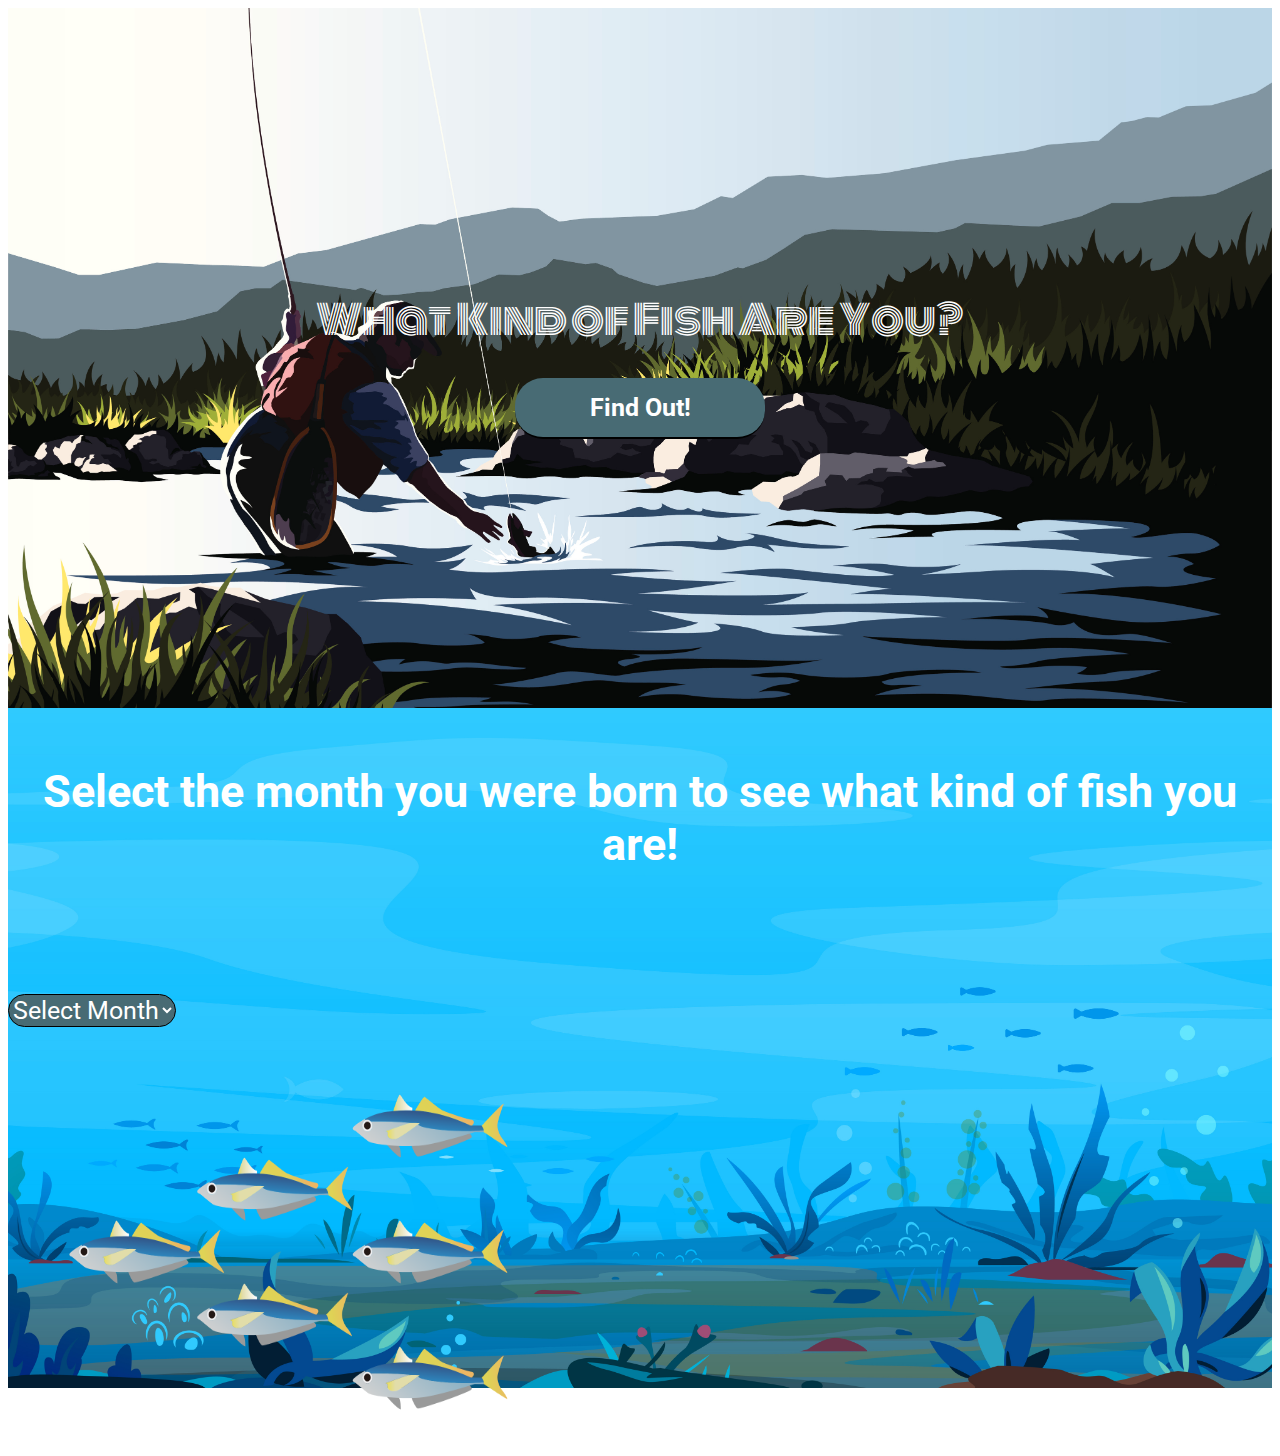
<file: docs/index.html>
<!DOCTYPE html>
<html lang="en">
<head>
    <meta charset="UTF-8">
    <meta http-equiv="X-UA-Compatible" content="IE=edge">
    <meta name="viewport" content="width=device-width, initial-scale=1.0">
    <title>What Kind Of Fish Are You?</title>
    <link href="https://fonts.googleapis.com/css2?family=Monoton&display=swap" rel="stylesheet">
    <link href="https://fonts.googleapis.com/css2?family=Roboto:wght@300;400&display=swap" rel="stylesheet">
    <!-- Bootstrap CDN -->
    <link href="https://cdn.jsdelivr.net/npm/bootstrap@5.1.3/dist/css/bootstrap.min.css" rel="stylesheet" integrity="sha384-1BmE4kWBq78iYhFldvKuhfTAU6auU8tT94WrHftjDbrCEXSU1oBoqyl2QvZ6jIW3" crossorigin="anonymous">

    <link rel="stylesheet" href="Final_Project.css">
</head>
<body>
    <section class="fish-hero">
        <div>
            <h1 class="hero-text">What Kind of Fish Are You?</h1>
            <a href="#anchor" class="cta-button">Find Out!</a>
        </div>
    </section>

    <section class="fish-section">

       <div class="select-month-box">
           <h2 id="anchor" class="select-month">Select the month you were born to see what kind of fish you are!<h2>
        </div>
          <div class="container">
            <div class="row">
              <div class="col-3">
                <select class="form-select form-select-lg mb-3" aria-label=".form-select-lg example">
                    <option class="selectMonth" >Select Month</option>
                    <option id="january" value="1">January</option>
                    <option value="2">February</option>
                    <option value="3">March</option>
                    <option value="4">April</option>
                    <option value="5">May</option>
                    <option value="6">June</option>
                    <option value="7">July</option>
                    <option value="8">August</option>
                    <option value="9">September</option>
                    <option value="10">October</option>
                    <option value="11">Novemeber</option>
                    <option value="12">December</option>
                  </select>
              </div>

        <div id="fish-image"> 
            <img class="featured-fish" src="Img/School_of_fish.png" alt="fish">


        </div>     
          
    </section>



    <!-- Javascript Libraries -->
    <script src="Final_Project.js"></script>
    <script src="https://cdn.jsdelivr.net/npm/@popperjs/core@2.10.2/dist/umd/popper.min.js" integrity="sha384-7+zCNj/IqJ95wo16oMtfsKbZ9ccEh31eOz1HGyDuCQ6wgnyJNSYdrPa03rtR1zdB" crossorigin="anonymous"></script>
    <script src="https://cdn.jsdelivr.net/npm/bootstrap@5.1.3/dist/js/bootstrap.min.js" integrity="sha384-QJHtvGhmr9XOIpI6YVutG+2QOK9T+ZnN4kzFN1RtK3zEFEIsxhlmWl5/YESvpZ13" crossorigin="anonymous"></script>
</body>
</html>
</file>
<file: docs/Final_Project.css>
h1{
    font-family: "Monoton";
}

h2{
    font-family: 'roboto';
    font-size: 45px;
    color: white;
}

.fish-hero {
    align-items: center;
    background-image: url(Img/Fly-Fishing-2.jpg);
    background-position: center center;
    background-size: cover;
    display: flex;
    justify-content: center;
    height: 700px;
}



.hero-text {
    color: rgb(255, 255, 255);
    font-size: 40px;
    font-weight: 400;

    
}

.cta-button {
    background-color: rgb(72, 107, 116);
    color: white;
    border-bottom: 2px solid black;
    border-radius: 28px;
    cursor: pointer;
    display: block;
    font-size: 25px;
    font-weight: bold;
    margin: 15px auto;
    text-align: center;
    transition: 0.4s ease-in-out;
    width: 250px;
    padding: 15px 0;
    font-family: 'roboto';
    text-decoration: none;

}

.cta-button:hover {
    background-color: teal;
    color: white;
}

.fish-section{
    background-position: center center;
    background-size: cover;
    height: 680px;
    background-image: url(Img/Underwater.jpg);
    
    

}

@media only screen and (max-width: 600px) {
  .fish-section {
    height: 750px;
  }
}

.select-month-box {
    padding: 20px;
    text-align: center;
    margin-bottom: 40px;
}


.featured-fish {
    width: 600px;
    height: 400px;
    

}



.form-select {
    background-color: rgb(72, 107, 116);
    color: white;
    font-size: 25px;
    font-family: 'roboto';
    border-radius: 28px;
    border-color: black;
    transition: 0.4s ease-in-out;
    margin: 25px auto;
    
}

@media only screen and (max-width: 600px) {
  .form-select {
    width: 250px;
  }
}


.form-select:hover{
    background-color: teal;
}


.featured-fish {
    animation-duration: 8s;
    animation-name: slidein;
}

@keyframes slidein {
    from {
      margin-left: 100%;
      
    }
  
    to {
      margin-left: 0%;
      
    }
  }

#slide_1 {
    animation-duration: 3s;
    animation-name: slide-1;
}

@keyframes slide-1 {
    from {
      margin-left: 100%;
      
    }
  
    to {
      margin-left: 0%;
      
    }
  }

  #slide_2 {
    animation-duration: 3s;
    animation-name: slide-2;
}

@keyframes slide-2 {
    from {
      margin-left: 100%;
      
    }
  
    to {
      margin-left: 0%;
      
    }
  }

  #slide_3 {
    animation-duration: 3s;
    animation-name: slide-3;
}

@keyframes slide-3 {
    from {
      margin-left: 100%;
      
    }
  
    to {
      margin-left: 0%;
      
    }
  }

  #slide_4 {
    animation-duration: 3s;
    animation-name: slide-4;
}

@keyframes slide-4 {
    from {
      margin-left: 100%;
      
    }
  
    to {
      margin-left: 0%;
      
    }
  }

  #slide_5 {
    animation-duration: 3s;
    animation-name: slide-5;
}

@keyframes slide-5 {
    from {
      margin-left: 100%;
      
    }
  
    to {
      margin-left: 0%;
      
    }
  }

  #slide_6 {
    animation-duration: 3s;
    animation-name: slide-6;
}

@keyframes slide-6 {
    from {
      margin-left: 100%;
      
    }
  
    to {
      margin-left: 0%;
      
    }
  }

  #slide_7 {
    animation-duration: 3s;
    animation-name: slide-7;
}

@keyframes slide-7 {
    from {
      margin-left: 100%;
      
    }
  
    to {
      margin-left: 0%;
      
    }
  }

  #slide_8 {
    animation-duration: 3s;
    animation-name: slide-8;
}

@keyframes slide-8 {
    from {
      margin-left: 100%;
      
    }
  
    to {
      margin-left: 0%;
      
    }
  }

  #slide_9 {
    animation-duration: 3s;
    animation-name: slide-9;
}

@keyframes slide-9 {
    from {
      margin-left: 100%;
      
    }
  
    to {
      margin-left: 0%;
      
    }
  }

  #slide_10 {
    animation-duration: 3s;
    animation-name: slide-10;
}

@keyframes slide-10 {
    from {
      margin-left: 100%;
      
    }
  
    to {
      margin-left: 0%;
      
    }
  }

  #slide_11 {
    animation-duration: 3s;
    animation-name: slide-11;
}

@keyframes slide-11 {
    from {
      margin-left: 100%;
      
    }
  
    to {
      margin-left: 0%;
      
    }
  }

  #slide_12 {
    animation-duration: 3s;
    animation-name: slide-12;
}

@keyframes slide-12 {
    from {
      margin-left: 100%;
      
    }
  
    to {
      margin-left: 0%;
      
    }
  }
</file>
